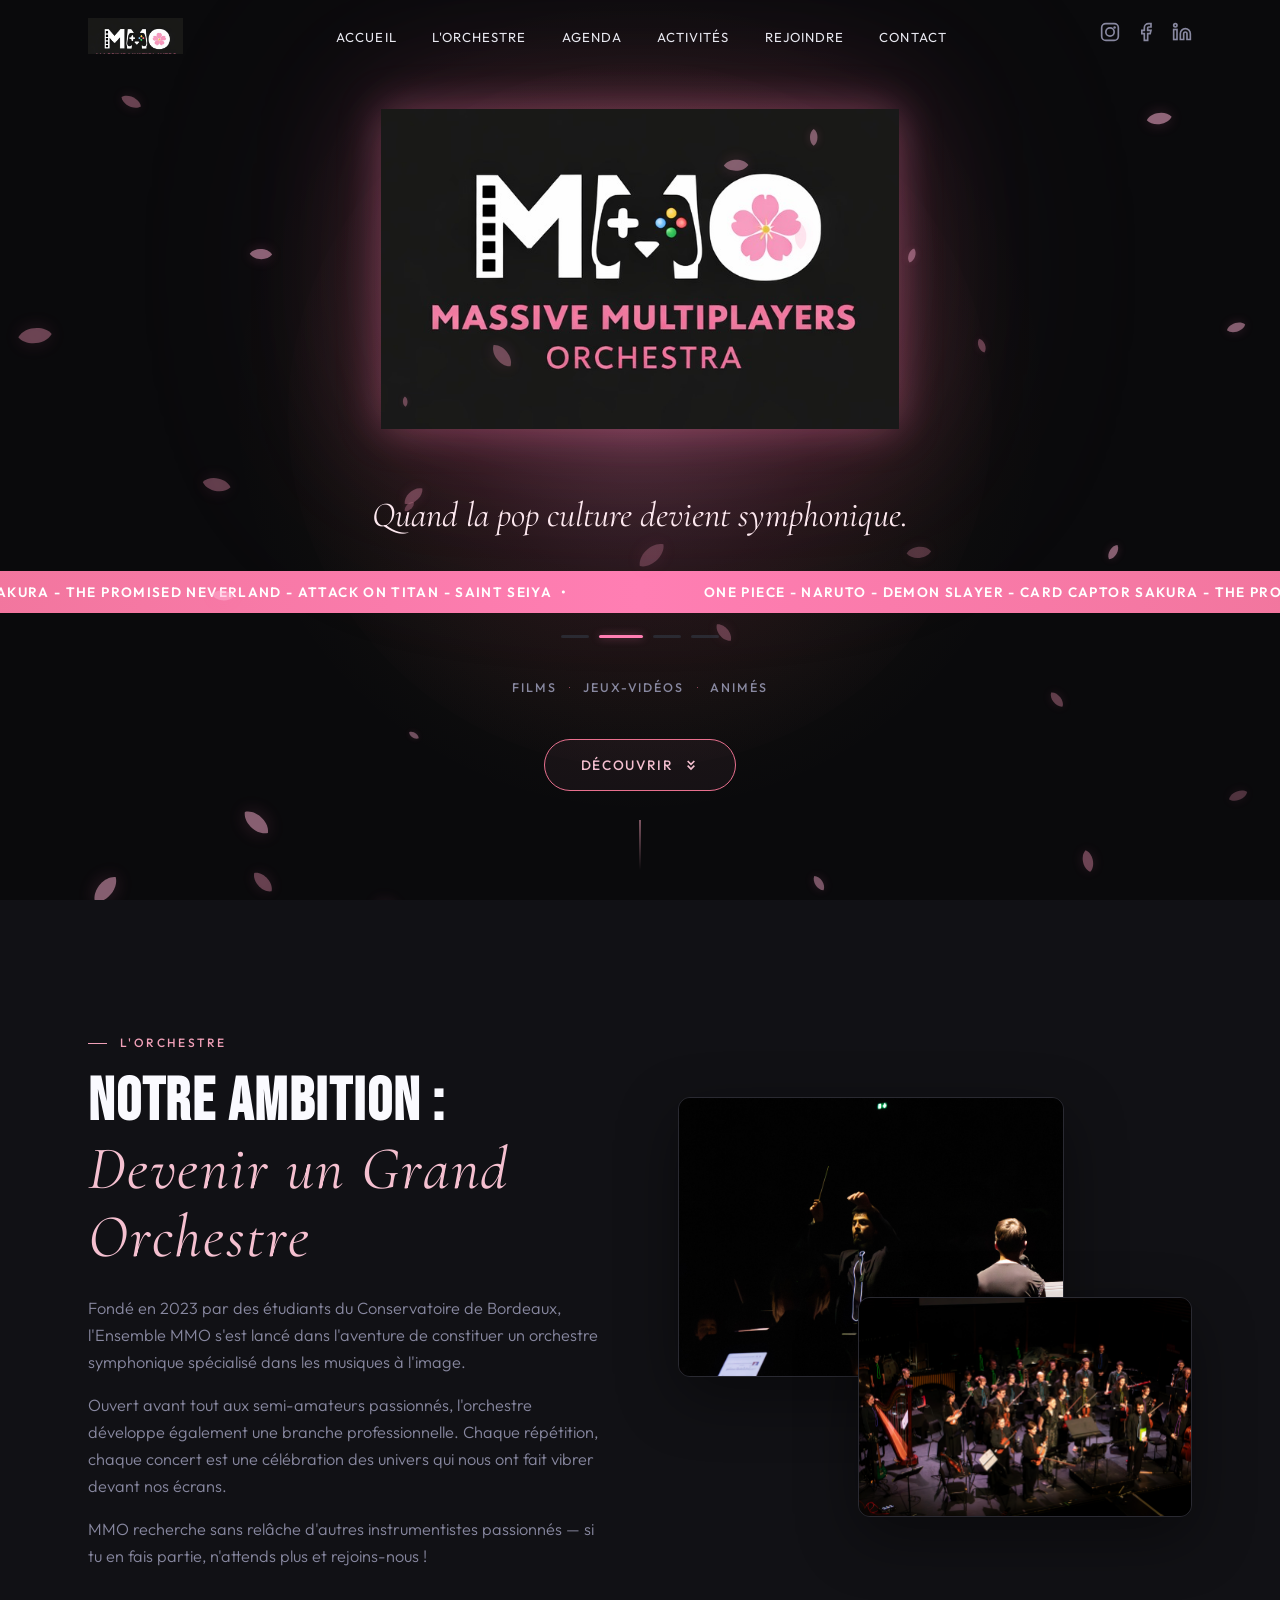
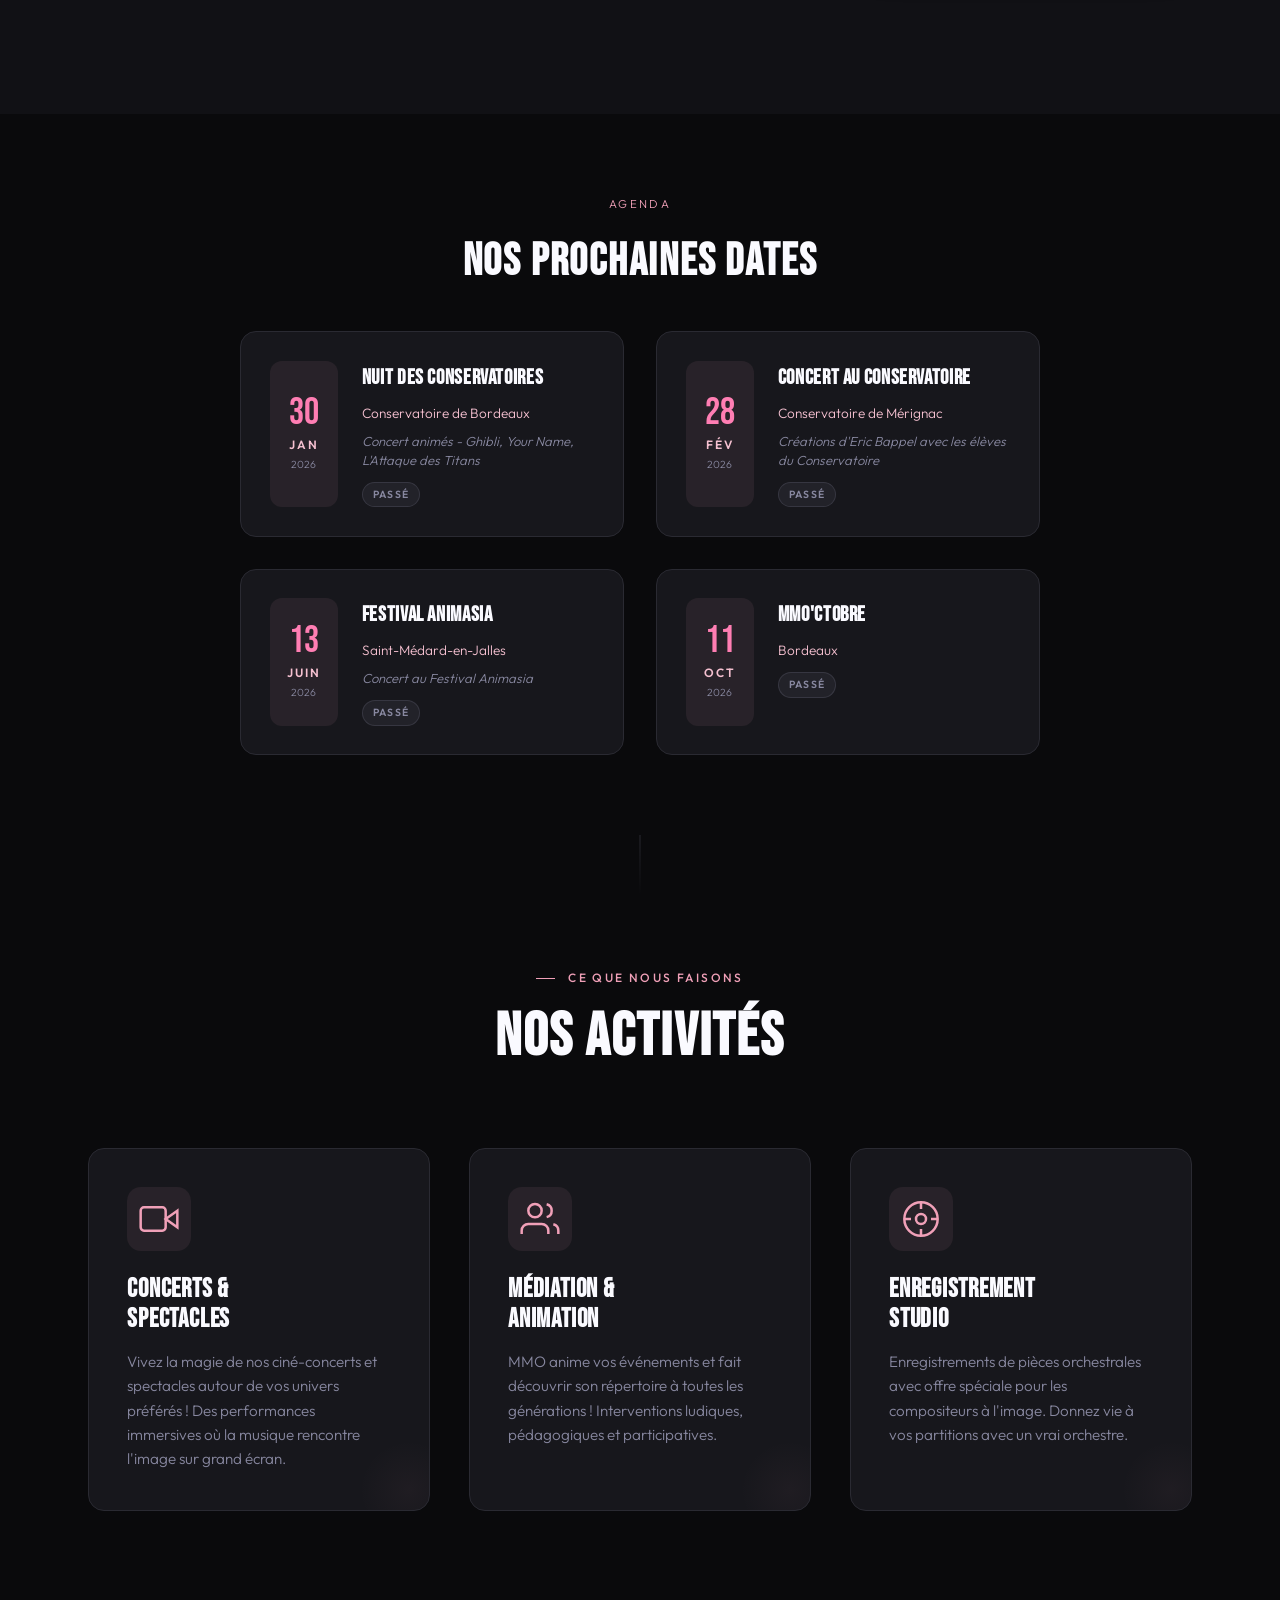
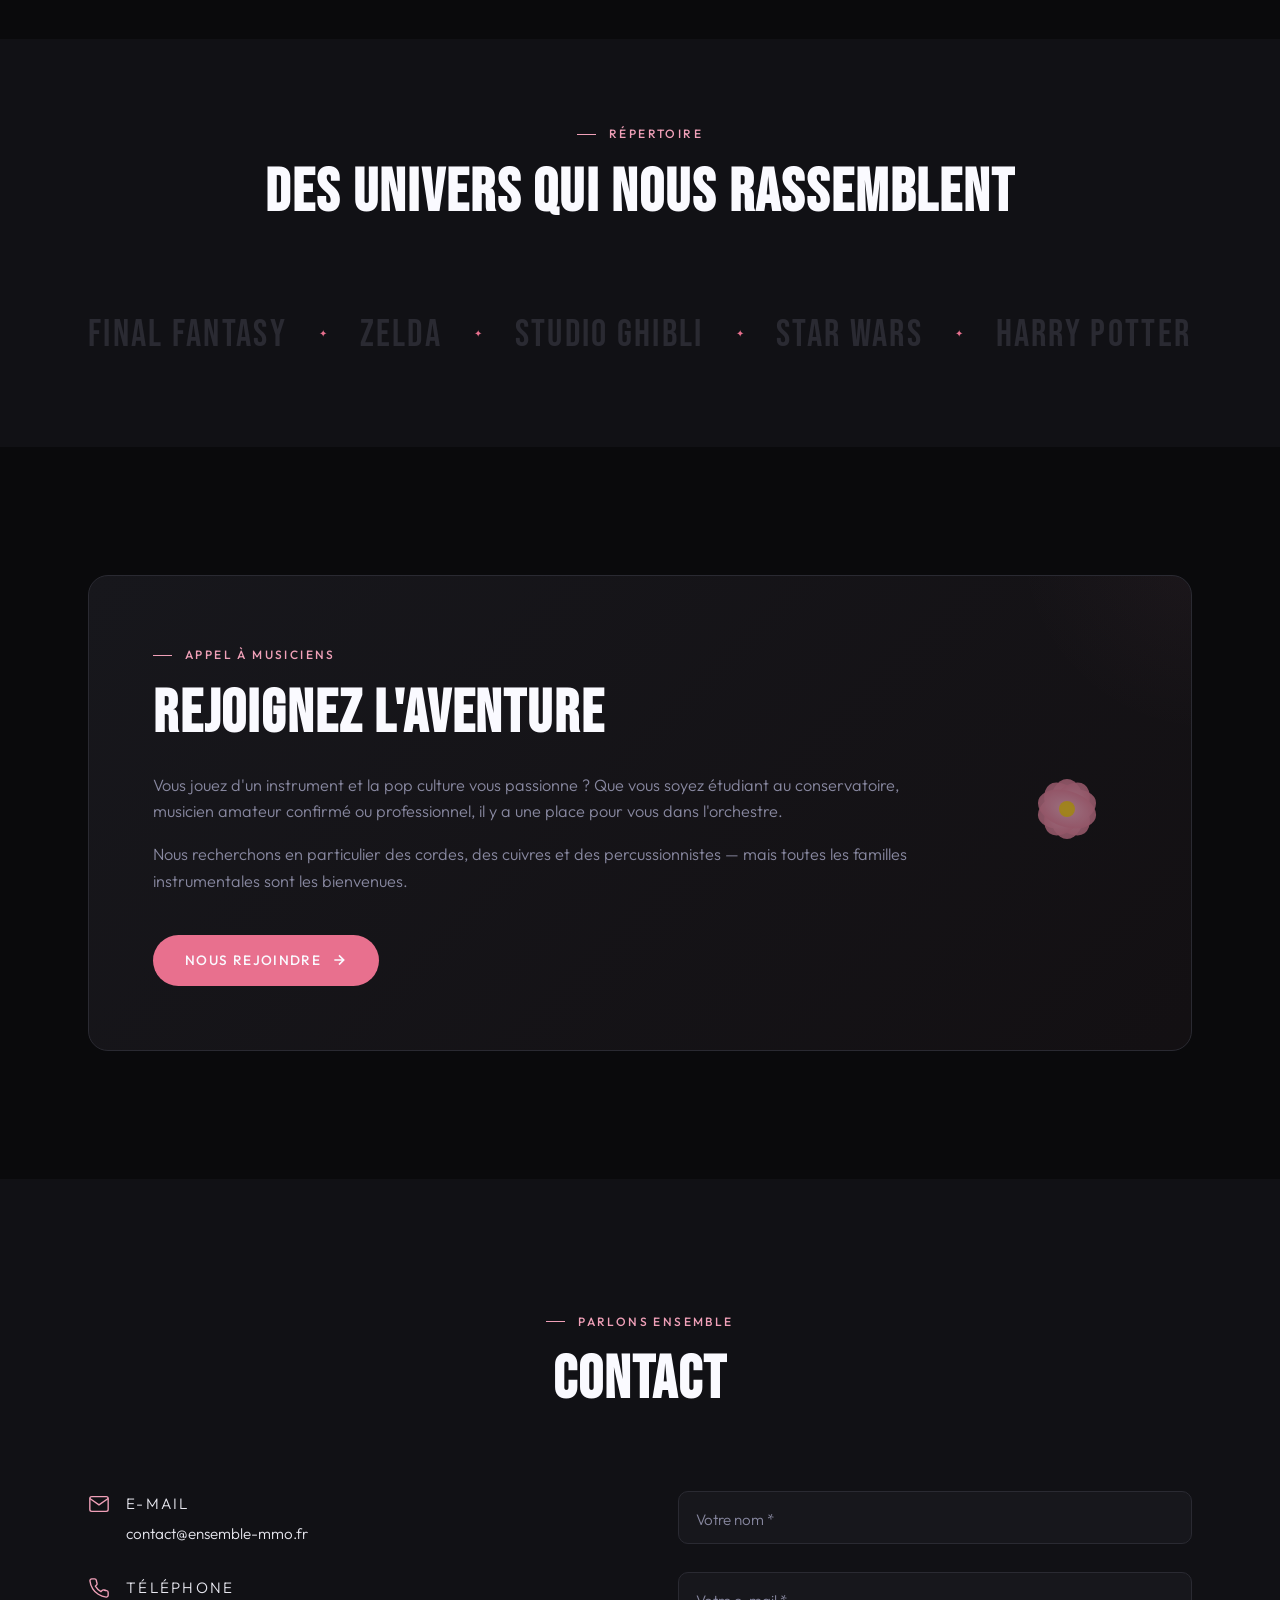
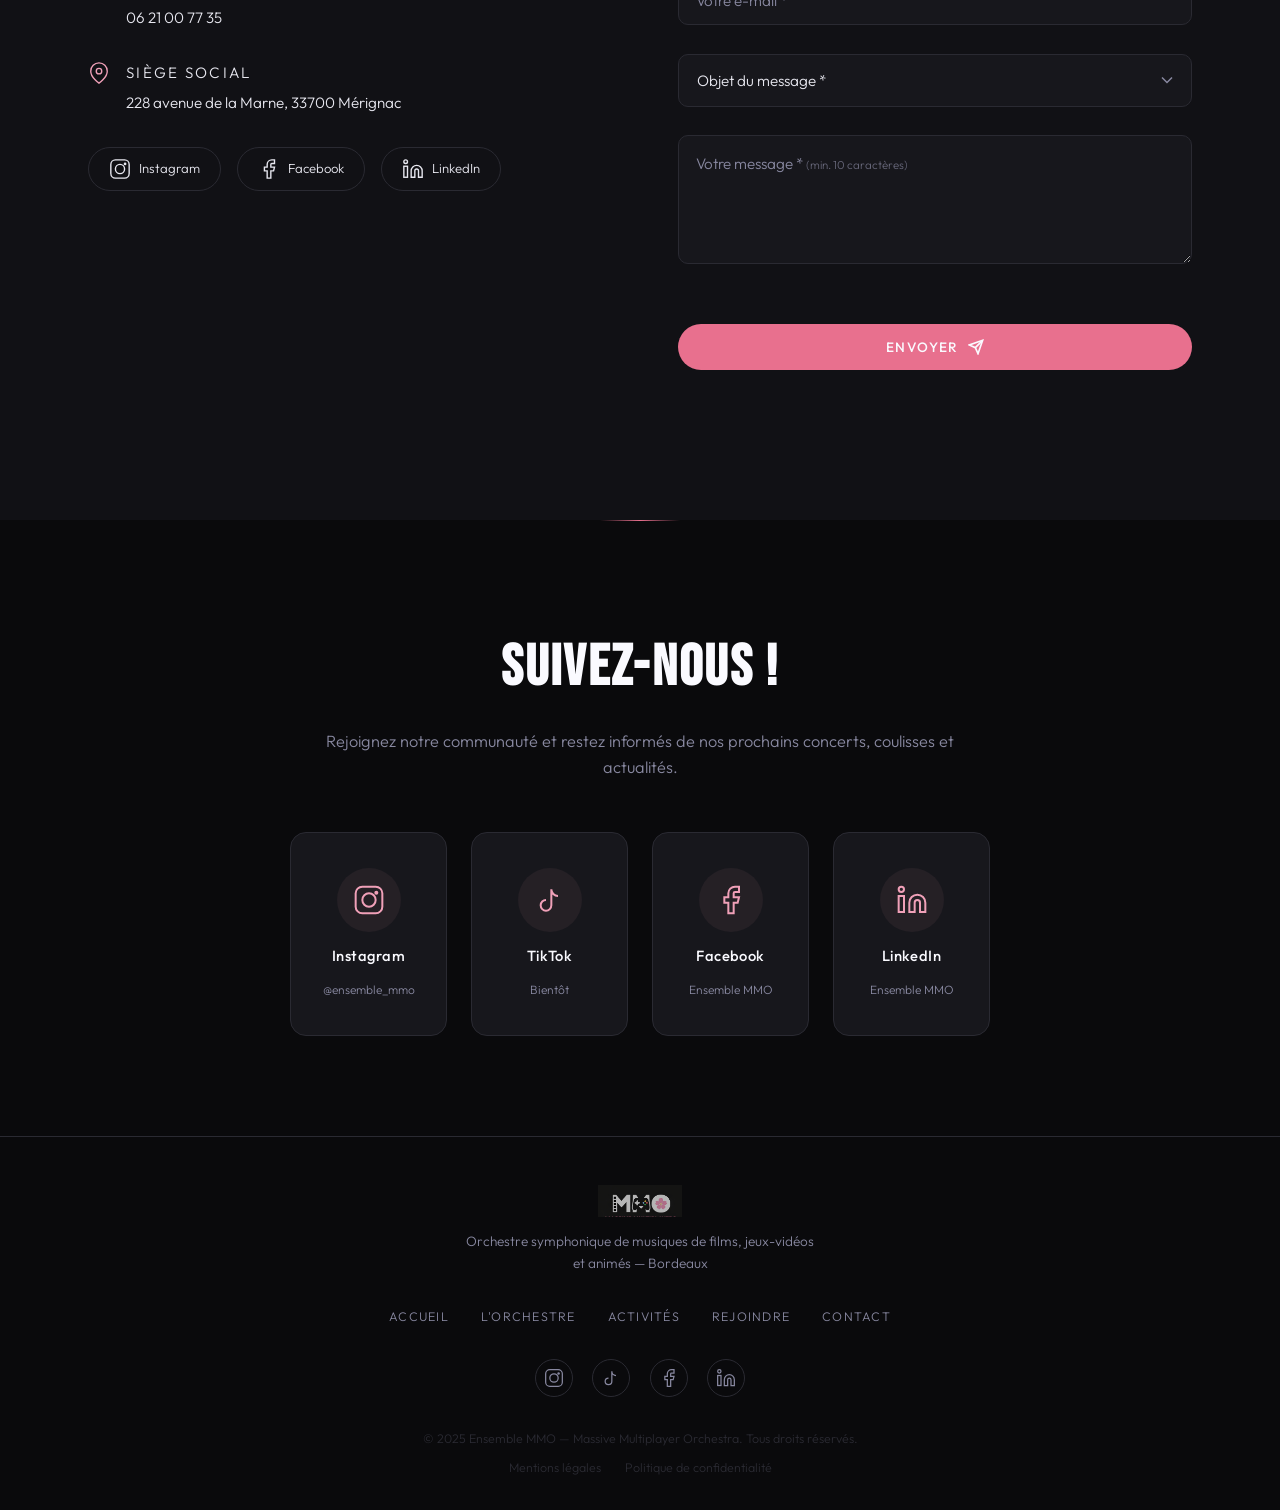
<file: index.html>
<!DOCTYPE html>
<html lang="fr">
<head>
    <meta charset="UTF-8">
    <meta name="viewport" content="width=device-width, initial-scale=1.0">
    <title>Ensemble MMO — Massive Multiplayer Orchestra</title>
    <meta name="description" content="Ensemble MMO — Orchestre symphonique spécialisé dans les musiques de films, jeux-vidéos et animés. Ciné-concerts immersifs à Bordeaux.">
    <meta property="og:title" content="Ensemble MMO — Massive Multiplayer Orchestra">
    <meta property="og:description" content="Les mondes de l'écran, la puissance du live. Orchestre symphonique de musiques de films, jeux-vidéos et animés.">
    <meta property="og:type" content="website">
    <meta property="og:image" content="img/logo-main.png">
    <link rel="icon" type="image/png" href="img/logo-white.png">
    <link rel="preconnect" href="https://fonts.googleapis.com">
    <link rel="preconnect" href="https://fonts.gstatic.com" crossorigin>
    <link href="https://fonts.googleapis.com/css2?family=Bebas+Neue&family=Cormorant+Garamond:ital,wght@0,400;0,600;1,400&family=Outfit:wght@300;400;500;600&display=swap" rel="stylesheet">
    <link rel="stylesheet" href="css/style.css">
<style>
    .bknews{background:linear-gradient(90deg,#E8708E,#FF7EB3,#E8708E);padding:10px 0;overflow:hidden;z-index:10;position:relative}
    .bknews-track{display:flex;white-space:nowrap;animation:bkscroll 18s linear infinite;width:max-content}
    .bknews-track span{font-family:'Outfit',sans-serif;font-weight:600;font-size:.85rem;letter-spacing:.1em;text-transform:uppercase;color:#fff;padding:0 2rem}
    @keyframes bkscroll{0%{transform:translateX(0)}100%{transform:translateX(-50%)}}
.sagenda{background:#0a0a0c;padding:80px 0}
    .sagenda .container{max-width:1200px;margin:0 auto;padding:0 clamp(20px,4vw,40px)}
    .sagenda .stitle{font-family:'Bebas Neue',sans-serif;font-size:2.8rem;color:#fafaff;text-align:center;margin-bottom:2rem;letter-spacing:.04em}
    .sagenda .slabel{display:block;text-align:center;font-family:'Outfit',sans-serif;font-size:.72rem;letter-spacing:.2em;text-transform:uppercase;color:#F0A0B8;margin-bottom:.8rem}
    .agrid{display:grid;grid-template-columns:1fr 1fr;gap:2rem;max-width:800px;margin:0 auto}
    .acard{background:#17171c;border:1px solid #2a2a32;border-radius:16px;padding:1.8rem;display:flex;gap:1.5rem;transition:all .4s ease}
    .acard:hover{transform:translateY(-4px);border-color:rgba(240,160,184,.25);box-shadow:0 16px 50px rgba(0,0,0,.3)}
    .acard.next{border-color:rgba(232,112,142,.3);background:linear-gradient(135deg,#17171c,rgba(232,112,142,.06))}
    .adbox{display:flex;flex-direction:column;align-items:center;justify-content:center;min-width:68px;padding:10px 6px;background:rgba(240,160,184,.08);border-radius:12px}
    .adday{font-family:'Bebas Neue',sans-serif;font-size:2.4rem;color:#FF7EB3;line-height:1}
    .admon{font-family:'Outfit',sans-serif;font-weight:600;font-size:.75rem;letter-spacing:.15em;text-transform:uppercase;color:#F5C0D0;margin-top:2px}
    .adyr{font-size:.65rem;color:#8888a0;margin-top:2px}
    .adets{flex:1}
    .adets h3{font-family:'Bebas Neue',sans-serif;font-size:1.3rem;color:#fafaff;margin:0 0 .4rem 0;letter-spacing:.03em}
    .adets .loc{font-size:.85rem;color:#F5C0D0;margin:0 0 .5rem 0}
    .adets .note{font-size:.82rem;color:#8888a0;font-style:italic;margin:0 0 .6rem 0;line-height:1.4}
    .abadge{display:inline-block;font-size:.65rem;font-weight:600;letter-spacing:.12em;text-transform:uppercase;padding:3px 10px;border-radius:20px}
    .abadge.bnext{background:rgba(232,112,142,.15);color:#FF7EB3;border:1px solid rgba(232,112,142,.3)}
    .abadge.bpast{background:rgba(136,136,160,.1);color:#8888a0;border:1px solid rgba(136,136,160,.2)}
    @media(max-width:968px){.agrid{grid-template-columns:1fr;max-width:450px}}
    @media(max-width:768px){.acard{flex-direction:column;gap:1rem;text-align:center}.adbox{flex-direction:row;gap:8px;min-width:auto;padding:8px 16px}}
.popup-overlay{position:fixed;top:0;left:0;width:100%;height:100%;background:rgba(0,0,0,.7);z-index:9999;opacity:0;pointer-events:none}
    .popup-overlay.active{opacity:1;pointer-events:auto;display:flex;align-items:center;justify-content:center}
    .popup-box{background:#17171c;border:1px solid rgba(232,112,142,.3);border-radius:16px;padding:2.5rem;max-width:550px;width:90%;position:relative}
    .popup-box h3{font-family:'Bebas Neue',sans-serif;font-size:1.8rem;color:#FF7EB3;margin:0 0 .8rem 0;letter-spacing:.03em}
    .popup-box p{font-size:.92rem;color:#c8c8d0;line-height:1.6;margin:0}
    .popup-close{position:absolute;top:12px;right:16px;background:none;border:none;color:#8888a0;font-size:1.5rem;cursor:pointer}
    .popup-close:hover{color:#fff}
    .abadge.bnext{cursor:pointer}
    

    .aphoto{width:100%;max-height:220px;object-fit:cover;border-radius:12px;margin-top:.8rem;display:block}
</style>
</head>
<body>

    <!-- Pétales de sakura -->
    <canvas id="sakura-canvas"></canvas>

    <!-- ═══════════════════════════════════════
         NAVIGATION
         ═══════════════════════════════════════ -->
    <nav class="main-nav" id="mainNav">
        <div class="nav-inner">
            <a href="#accueil" class="nav-logo">
                <img src="img/logo-white.png" alt="Ensemble MMO" id="navLogo">
            </a>
            <button class="nav-toggle" id="navToggle" aria-label="Ouvrir le menu">
                <span></span><span></span><span></span>
            </button>
            <ul class="nav-links" id="navLinks">
                <li><a href="#accueil">Accueil</a></li>
                <li><a href="#apropos">L'Orchestre</a></li>
		<li><a href="#agenda">Agenda</a></li>
                <li><a href="#activites">Activités</a></li>
                <li><a href="#rejoindre">Rejoindre</a></li>
                <li><a href="#contact">Contact</a></li>
            </ul>
            <div class="nav-socials">
                <a href="https://www.instagram.com/ensemble_mmo?igsh=MXUwczJkYTh4NmRueQ==" target="_blank" rel="noopener" aria-label="Instagram">
                    <svg width="20" height="20" viewBox="0 0 24 24" fill="none" stroke="currentColor" stroke-width="2"><rect x="2" y="2" width="20" height="20" rx="5"/><circle cx="12" cy="12" r="5"/><circle cx="17.5" cy="6.5" r="1.5" fill="currentColor" stroke="none"/></svg>
                </a>
                <a href="https://www.facebook.com/share/18JS52mdJB/" target="_blank" rel="noopener" aria-label="Facebook">
                    <svg width="20" height="20" viewBox="0 0 24 24" fill="none" stroke="currentColor" stroke-width="2"><path d="M18 2h-3a5 5 0 0 0-5 5v3H7v4h3v8h4v-8h3l1-4h-4V7a1 1 0 0 1 1-1h3z"/></svg>
                </a>
                <a href="https://www.linkedin.com/company/111716312/" target="_blank" rel="noopener" aria-label="LinkedIn">
                    <svg width="20" height="20" viewBox="0 0 24 24" fill="none" stroke="currentColor" stroke-width="2"><path d="M16 8a6 6 0 0 1 6 6v7h-4v-7a2 2 0 0 0-2-2 2 2 0 0 0-2 2v7h-4v-7a6 6 0 0 1 6-6z"/><rect x="2" y="9" width="4" height="12"/><circle cx="4" cy="4" r="2"/></svg>
                </a>
            </div>
        </div>
    </nav>


    <!-- ═══════════════════════════════════════
         HERO — VIDÉO + LOGO PLEIN ÉCRAN + CARROUSEL
         ═══════════════════════════════════════ -->
    <section class="hero" id="accueil">
        <div class="hero-video-wrapper">
            <video class="hero-video" id="heroVideo" autoplay muted loop playsinline poster="img/hero-poster.jpg">
                <!-- <source src="video/concert.mp4" type="video/mp4"> -->
            </video>
            <div class="hero-video-overlay"></div>
        </div>

        <!-- Halo lumineux néon derrière le logo -->
        <div class="hero-neon-glow"></div>
        <div class="hero-neon-glow hero-neon-glow--secondary"></div>

        <div class="hero-content">
            <div class="hero-logo-wrapper" data-reveal>
                <img src="img/logo-dark.png" alt="Massive Multiplayer Orchestra" class="hero-logo">
            </div>

            <!-- Carrousel des phrases d'accroche — zone élargie pleine largeur -->
            <div class="hero-tagline-carousel" data-reveal data-delay="400">
                <div class="carousel-track" id="carouselTrack">
                    <p class="carousel-slide active">Les mondes de l'écran, la puissance du live.</p>
                    <p class="carousel-slide">Quand la pop culture devient symphonique.</p>
                    <p class="carousel-slide">Un orchestre, des univers cultes, une expérience immersive.</p>
                    <p class="carousel-slide">Des ciné-concerts qui fédèrent : émotion, exigence, convivialité.</p>
                </div>

<div class="bknews"><div class="bknews-track"><span><span>ONE PIECE - NARUTO - DEMON SLAYER - CARD CAPTOR SAKURA - THE PROMISED NEVERLAND - ATTACK ON TITAN - SAINT SEIYA<span>PROCHAIN CONCERT LE 13 JUIN 2026 - A ST MEDARD * </span><span>FESTIVAL ANIMASIA - LE 13 JUIN 2026 * </span><span>PROCHAIN CONCERT LE 13 JUIN 2026 A SAINT MEDARD  * </span></div></div>
                <div class="carousel-indicators">
                    <button class="carousel-dot active" data-slide="0" aria-label="Phrase 1"></button>
                    <button class="carousel-dot" data-slide="1" aria-label="Phrase 2"></button>
                    <button class="carousel-dot" data-slide="2" aria-label="Phrase 3"></button>
                    <button class="carousel-dot" data-slide="3" aria-label="Phrase 4"></button>
                </div>
            </div>

            <div class="hero-subtitle" data-reveal data-delay="700">
                <span class="hero-badge">Films</span>
                <span class="hero-badge-sep">·</span>
                <span class="hero-badge">Jeux-Vidéos</span>
                <span class="hero-badge-sep">·</span>
                <span class="hero-badge">Animés</span>
            </div>

            <a href="#activites" class="hero-cta" data-reveal data-delay="900">
                Découvrir
                <svg width="16" height="16" viewBox="0 0 24 24" fill="none" stroke="currentColor" stroke-width="2.5"><path d="M7 13l5 5 5-5M7 6l5 5 5-5"/></svg>
            </a>
        </div>

        <div class="hero-scroll-indicator">
            <div class="scroll-line"></div>
        </div>
    </section>
	
    <!-- ═══════════════════════════════════════
         À PROPOS
         ═══════════════════════════════════════ -->
    <section class="section section-about" id="apropos">
        <div class="container">
            <div class="section-grid">
                <div class="section-text" data-reveal>
                    <span class="section-label">L'Orchestre</span>
                    <h2 class="section-title">Notre ambition :<br><em>Devenir un Grand Orchestre</em></h2>
                    <p>Fondé en 2023 par des étudiants du Conservatoire de Bordeaux, l'Ensemble MMO s'est lancé dans l'aventure de constituer un orchestre symphonique spécialisé dans les musiques à l'image.</p>
                    <p>Ouvert avant tout aux semi-amateurs passionnés, l'orchestre développe également une branche professionnelle. Chaque répétition, chaque concert est une célébration des univers qui nous ont fait vibrer devant nos écrans.</p>
                    <p>MMO recherche sans relâche d'autres instrumentistes passionnés — si tu en fais partie, n'attends plus et rejoins-nous !</p>
                </div>
                <div class="section-visual" data-reveal data-delay="200">
                    <div class="about-image-stack">
                       <div class="about-img-card about-img-1">
                            <img src="img/concert-chef.jpg" alt="Orchestre MMO">
                        </div>
                        <div class="about-img-card about-img-2">
                            <img src="img/concert-orchestre.jpg" alt="Chef orchestre MMO">
                        </div>
                    </div>
                </div>
            </div>
        </div>
    </section>
<section class="sagenda" id="agenda">
        <div class="container">
            <span class="slabel">Agenda</span>
            <h2 class="stitle">Nos Prochaines Dates</h2>
            <div class="agrid">
                <div class="acard">
                    <div class="adbox">
                        <span class="adday">30</span>
                        <span class="admon">JAN</span>
                        <span class="adyr">2026</span>
                    </div>
                    <div class="adets">
                        <h3>Nuit des Conservatoires</h3>
                        <p class="loc">Conservatoire de Bordeaux</p>
                        <p class="note">Concert animes - Ghibli, Your Name, L'Attaque des Titans</p>
                        <span class="abadge bpast">Passe</span>
                    </div>
                </div>
                <div class="acard next">
                    <div class="adbox">
                        <span class="adday">28</span>
                        <span class="admon">FEV</span>
                        <span class="adyr">2026</span>
                    </div>
                    <div class="adets">
                        <h3>Concert au Conservatoire</h3>
                        <p class="loc">Conservatoire de Merignac</p>
                        <p class="note">Programme a venir - Restez connectes !</p>
                        <span class="abadge bnext" onclick="document.getElementById('popupConcert').classList.add('active')">Prochain</span>
                    </div>
                </div>
            </div>
        </div>
    </section>
<div class="popup-overlay" id="popupConcert" onclick="this.classList.remove('active')">
        <div class="popup-box" onclick="event.stopPropagation()">
            <button class="popup-close" onclick="document.getElementById('popupConcert').classList.remove('active')">&times;</button>
            <h3>Concert du 28 fevrier 2026</h3>
            <p>Créations d'Eric Bappel en partenariat avec le Conservatoire de Mérignac. Découvrez (ou redécouvrez ?!) ses oeuvres originales pour piano et pour orchestre dans des arrangements originaux, interprêtés par les élèves du Conservatoire de Mérignac et accompagnés par l'ensemble MMO.</p>
        </div>
    </div>

    <!-- ═══════════════════════════════════════
         ACTIVITÉS
         ═══════════════════════════════════════ -->
    <section class="section section-activities" id="activites">
        <div class="container">
            <div class="section-header" data-reveal>
                <span class="section-label">Ce que nous faisons</span>
                <h2 class="section-title">Nos Activités</h2>
            </div>
            <div class="activities-grid">
                <article class="activity-card" data-reveal data-delay="0">
                    <div class="activity-icon">
                        <svg width="40" height="40" viewBox="0 0 24 24" fill="none" stroke="currentColor" stroke-width="1.5"><polygon points="23 7 16 12 23 17 23 7"/><rect x="1" y="5" width="15" height="14" rx="2"/></svg>
                    </div>
                    <h3>Concerts &amp;<br>Spectacles</h3>
                    <p>Vivez la magie de nos ciné-concerts et spectacles autour de vos univers préférés ! Des performances immersives où la musique rencontre l'image sur grand écran.</p>
                    <div class="activity-decoration"></div>
                </article>
                <article class="activity-card" data-reveal data-delay="150">
                    <div class="activity-icon">
                        <svg width="40" height="40" viewBox="0 0 24 24" fill="none" stroke="currentColor" stroke-width="1.5"><path d="M17 21v-2a4 4 0 0 0-4-4H5a4 4 0 0 0-4 4v2"/><circle cx="9" cy="7" r="4"/><path d="M23 21v-2a4 4 0 0 0-3-3.87"/><path d="M16 3.13a4 4 0 0 1 0 7.75"/></svg>
                    </div>
                    <h3>Médiation &amp;<br>Animation</h3>
                    <p>MMO anime vos événements et fait découvrir son répertoire à toutes les générations ! Interventions ludiques, pédagogiques et participatives.</p>
                    <div class="activity-decoration"></div>
                </article>
                <article class="activity-card" data-reveal data-delay="300">
                    <div class="activity-icon">
                        <svg width="40" height="40" viewBox="0 0 24 24" fill="none" stroke="currentColor" stroke-width="1.5"><circle cx="12" cy="12" r="10"/><circle cx="12" cy="12" r="3"/><line x1="12" y1="2" x2="12" y2="6"/><line x1="12" y1="18" x2="12" y2="22"/><line x1="2" y1="12" x2="6" y2="12"/><line x1="18" y1="12" x2="22" y2="12"/></svg>
                    </div>
                    <h3>Enregistrement<br>Studio</h3>
                    <p>Enregistrements de pièces orchestrales avec offre spéciale pour les compositeurs à l'image. Donnez vie à vos partitions avec un vrai orchestre.</p>
                    <div class="activity-decoration"></div>
                </article>
            </div>
        </div>
    </section>

    <!-- ═══════════════════════════════════════
         UNIVERS / MARQUEE
         ═══════════════════════════════════════ -->
    <section class="section section-universes">
        <div class="container">
            <div class="section-header" data-reveal>
                <span class="section-label">Répertoire</span>
                <h2 class="section-title">Des univers qui nous rassemblent</h2>
            </div>
            <div class="universes-marquee" data-reveal data-delay="200">
                <div class="marquee-inner">
                    <span>Final Fantasy</span><span class="marquee-dot">✦</span>
                    <span>Zelda</span><span class="marquee-dot">✦</span>
                    <span>Studio Ghibli</span><span class="marquee-dot">✦</span>
                    <span>Star Wars</span><span class="marquee-dot">✦</span>
                    <span>Harry Potter</span><span class="marquee-dot">✦</span>
                    <span>Mario</span><span class="marquee-dot">✦</span>
                    <span>Kingdom Hearts</span><span class="marquee-dot">✦</span>
                    <span>Pokémon</span><span class="marquee-dot">✦</span>
                    <span>Naruto</span><span class="marquee-dot">✦</span>
                    <span>Interstellar</span><span class="marquee-dot">✦</span>
                    <!-- Duplication pour boucle infinie -->
                    <span>Final Fantasy</span><span class="marquee-dot">✦</span>
                    <span>Zelda</span><span class="marquee-dot">✦</span>
                    <span>Studio Ghibli</span><span class="marquee-dot">✦</span>
                    <span>Star Wars</span><span class="marquee-dot">✦</span>
                    <span>Harry Potter</span><span class="marquee-dot">✦</span>
                    <span>Mario</span><span class="marquee-dot">✦</span>
                    <span>Kingdom Hearts</span><span class="marquee-dot">✦</span>
                    <span>Pokémon</span><span class="marquee-dot">✦</span>
                    <span>Naruto</span><span class="marquee-dot">✦</span>
                    <span>Interstellar</span><span class="marquee-dot">✦</span>
                </div>
            </div>
        </div>
    </section>

    <!-- ═══════════════════════════════════════
         REJOINDRE
         ═══════════════════════════════════════ -->
    <section class="section section-join" id="rejoindre">
        <div class="container">
            <div class="join-wrapper" data-reveal>
                <div class="join-content">
                    <span class="section-label">Appel à musiciens</span>
                    <h2 class="section-title">Rejoignez l'aventure</h2>
                    <p>Vous jouez d'un instrument et la pop culture vous passionne ? Que vous soyez étudiant au conservatoire, musicien amateur confirmé ou professionnel, il y a une place pour vous dans l'orchestre.</p>
                    <p>Nous recherchons en particulier des cordes, des cuivres et des percussionnistes — mais toutes les familles instrumentales sont les bienvenues.</p>
                    <a href="#contact" class="btn btn-primary" data-prefill-subject="rejoindre">
                        Nous rejoindre
                        <svg width="16" height="16" viewBox="0 0 24 24" fill="none" stroke="currentColor" stroke-width="2.5"><path d="M5 12h14M12 5l7 7-7 7"/></svg>
                    </a>
                </div>
                <div class="join-visual">
                    <div class="join-sakura">
                        <svg viewBox="0 0 120 120" width="120" height="120">
                            <defs><radialGradient id="petalGrad" cx="50%" cy="50%"><stop offset="0%" stop-color="#F5B0C8"/><stop offset="100%" stop-color="#E8839E"/></radialGradient></defs>
                            <g transform="translate(60,60)">
                                <ellipse rx="18" ry="30" fill="url(#petalGrad)" opacity="0.9" transform="rotate(0)"/>
                                <ellipse rx="18" ry="30" fill="url(#petalGrad)" opacity="0.9" transform="rotate(72)"/>
                                <ellipse rx="18" ry="30" fill="url(#petalGrad)" opacity="0.9" transform="rotate(144)"/>
                                <ellipse rx="18" ry="30" fill="url(#petalGrad)" opacity="0.9" transform="rotate(216)"/>
                                <ellipse rx="18" ry="30" fill="url(#petalGrad)" opacity="0.9" transform="rotate(288)"/>
                                <circle r="8" fill="#FFD700" opacity="0.8"/>
                            </g>
                        </svg>
                    </div>
                </div>
            </div>
        </div>
    </section>

    <!-- ═══════════════════════════════════════
         CONTACT
         ═══════════════════════════════════════ -->
    <section class="section section-contact" id="contact">
        <div class="container">
            <div class="section-header" data-reveal>
                <span class="section-label">Parlons ensemble</span>
                <h2 class="section-title">Contact</h2>
            </div>
            <div class="contact-grid" data-reveal data-delay="200">
                <div class="contact-info">
                    <div class="contact-item">
                        <svg width="22" height="22" viewBox="0 0 24 24" fill="none" stroke="currentColor" stroke-width="1.5"><path d="M4 4h16c1.1 0 2 .9 2 2v12c0 1.1-.9 2-2 2H4c-1.1 0-2-.9-2-2V6c0-1.1.9-2 2-2z"/><polyline points="22,6 12,13 2,6"/></svg>
                        <div><span class="contact-label">E-mail</span><a href="mailto:contact@ensemble-mmo.fr">contact@ensemble-mmo.fr</a></div>
                    </div>
                    <div class="contact-item">
                        <svg width="22" height="22" viewBox="0 0 24 24" fill="none" stroke="currentColor" stroke-width="1.5"><path d="M22 16.92v3a2 2 0 0 1-2.18 2 19.79 19.79 0 0 1-8.63-3.07 19.5 19.5 0 0 1-6-6 19.79 19.79 0 0 1-3.07-8.67A2 2 0 0 1 4.11 2h3a2 2 0 0 1 2 1.72 12.84 12.84 0 0 0 .7 2.81 2 2 0 0 1-.45 2.11L8.09 9.91a16 16 0 0 0 6 6l1.27-1.27a2 2 0 0 1 2.11-.45 12.84 12.84 0 0 0 2.81.7A2 2 0 0 1 22 16.92z"/></svg>
                        <div><span class="contact-label">Téléphone</span><a href="tel:+33621007735">06 21 00 77 35</a></div>
                    </div>
                    <div class="contact-item">
                        <svg width="22" height="22" viewBox="0 0 24 24" fill="none" stroke="currentColor" stroke-width="1.5"><path d="M21 10c0 7-9 13-9 13s-9-6-9-13a9 9 0 0 1 18 0z"/><circle cx="12" cy="10" r="3"/></svg>
                        <div><span class="contact-label">Siège social</span><span>228 avenue de la Marne, 33700 Mérignac</span></div>
                    </div>
                    <div class="contact-socials">
                        <a href="https://www.instagram.com/ensemble_mmo?igsh=MXUwczJkYTh4NmRueQ==" target="_blank" rel="noopener" class="social-btn">
                            <svg width="22" height="22" viewBox="0 0 24 24" fill="none" stroke="currentColor" stroke-width="1.5"><rect x="2" y="2" width="20" height="20" rx="5"/><circle cx="12" cy="12" r="5"/><circle cx="17.5" cy="6.5" r="1.5" fill="currentColor" stroke="none"/></svg>
                            Instagram
                        </a>
                        <a href="https://www.facebook.com/share/18JS52mdJB/" target="_blank" rel="noopener" class="social-btn">
                            <svg width="22" height="22" viewBox="0 0 24 24" fill="none" stroke="currentColor" stroke-width="1.5"><path d="M18 2h-3a5 5 0 0 0-5 5v3H7v4h3v8h4v-8h3l1-4h-4V7a1 1 0 0 1 1-1h3z"/></svg>
                            Facebook
                        </a>
                        <a href="https://www.linkedin.com/company/111716312/" target="_blank" rel="noopener" class="social-btn">
                            <svg width="22" height="22" viewBox="0 0 24 24" fill="none" stroke="currentColor" stroke-width="1.5"><path d="M16 8a6 6 0 0 1 6 6v7h-4v-7a2 2 0 0 0-2-2 2 2 0 0 0-2 2v7h-4v-7a6 6 0 0 1 6-6z"/><rect x="2" y="9" width="4" height="12"/><circle cx="4" cy="4" r="2"/></svg>
                            LinkedIn
                        </a>
                    </div>
                </div>

                <!-- Formulaire -->
                <form class="contact-form" id="contactForm" novalidate>
                    <!-- Honeypot anti-bot (invisible) -->
                    <div style="position:absolute;left:-9999px;top:-9999px;" aria-hidden="true">
                        <input type="text" name="website_url" id="website_url" tabindex="-1" autocomplete="off" value="">
                    </div>
                    <!-- CSRF token (injecté par JS) -->
                    <input type="hidden" name="csrf_token" id="csrfToken" value="">

                    <div class="form-group">
                        <input type="text" name="name" id="formName" required minlength="2" maxlength="100" placeholder=" " autocomplete="name">
                        <label for="formName">Votre nom *</label>
                        <span class="form-error" id="errorName"></span>
                    </div>
                    <div class="form-group">
                        <input type="email" name="email" id="formEmail" required maxlength="254" placeholder=" " autocomplete="email">
                        <label for="formEmail">Votre e-mail *</label>
                        <span class="form-error" id="errorEmail"></span>
                    </div>
                    <div class="form-group">
                        <select name="subject" id="formSubject" required>
                            <option value="" disabled selected>Objet du message *</option>
                            <option value="rejoindre">🎵 Rejoindre l'orchestre</option>
                            <option value="concert">🎬 Organiser un concert / événement</option>
                            <option value="enregistrement">🎙️ Enregistrement studio</option>
                            <option value="autre">📩 Autre demande</option>
                        </select>
                        <span class="form-error" id="errorSubject"></span>
                    </div>
                    <div class="form-group">
                        <textarea name="message" id="formMessage" rows="5" required minlength="10" maxlength="5000" placeholder=" "></textarea>
                        <label for="formMessage">Votre message * <small>(min. 10 caractères)</small></label>
                        <span class="form-error" id="errorMessage"></span>
                    </div>

                    <div class="form-footer">
                        <button type="submit" class="btn btn-primary btn-full" id="submitBtn">
                            <span class="btn-text">Envoyer</span>
                            <span class="btn-loader" style="display:none;">
                                <svg width="20" height="20" viewBox="0 0 24 24" fill="none" stroke="currentColor" stroke-width="2.5"><circle cx="12" cy="12" r="10" stroke-dasharray="30 60" stroke-linecap="round"><animateTransform attributeName="transform" type="rotate" from="0 12 12" to="360 12 12" dur="0.8s" repeatCount="indefinite"/></circle></svg>
                            </span>
                            <svg class="btn-icon" width="16" height="16" viewBox="0 0 24 24" fill="none" stroke="currentColor" stroke-width="2.5"><line x1="22" y1="2" x2="11" y2="13"/><polygon points="22 2 15 22 11 13 2 9 22 2"/></svg>
                        </button>
                    </div>

                    <!-- Message de statut -->
                    <div class="form-status" id="formStatus" role="alert"></div>
                </form>
            </div>
        </div>
    </section>

    <!-- ═══════════════════════════════════════
         SUIVEZ-NOUS — RÉSEAUX SOCIAUX
         ═══════════════════════════════════════ -->
    <section class="section section-social" id="social">
        <div class="container">
            <div class="social-wrapper" data-reveal>
                <h2 class="social-title">Suivez-nous !</h2>
                <p class="social-subtitle">Rejoignez notre communauté et restez informés de nos prochains concerts, coulisses et actualités.</p>
                <div class="social-icons-grid">
                    <a href="https://www.instagram.com/ensemble_mmo?igsh=MXUwczJkYTh4NmRueQ==" target="_blank" rel="noopener" class="social-card" aria-label="Instagram">
                        <div class="social-card-icon social-instagram">
                            <svg width="32" height="32" viewBox="0 0 24 24" fill="none" stroke="currentColor" stroke-width="1.5"><rect x="2" y="2" width="20" height="20" rx="5"/><circle cx="12" cy="12" r="5"/><circle cx="17.5" cy="6.5" r="1.5" fill="currentColor" stroke="none"/></svg>
                        </div>
                        <span class="social-card-name">Instagram</span>
                        <span class="social-card-handle">@ensemble_mmo</span>
                    </a>
                    <a href="#" target="_blank" rel="noopener" class="social-card" aria-label="TikTok">
                        <div class="social-card-icon social-tiktok">
                            <svg width="32" height="32" viewBox="0 0 24 24" fill="none" stroke="currentColor" stroke-width="1.5"><path d="M9 12a4 4 0 1 0 4 4V4a5 5 0 0 0 5 5"/></svg>
                        </div>
                        <span class="social-card-name">TikTok</span>
                        <span class="social-card-handle">Bientôt</span>
                    </a>
                    <a href="https://www.facebook.com/share/18JS52mdJB/" target="_blank" rel="noopener" class="social-card" aria-label="Facebook">
                        <div class="social-card-icon social-facebook">
                            <svg width="32" height="32" viewBox="0 0 24 24" fill="none" stroke="currentColor" stroke-width="1.5"><path d="M18 2h-3a5 5 0 0 0-5 5v3H7v4h3v8h4v-8h3l1-4h-4V7a1 1 0 0 1 1-1h3z"/></svg>
                        </div>
                        <span class="social-card-name">Facebook</span>
                        <span class="social-card-handle">Ensemble MMO</span>
                    </a>
                    <a href="https://www.linkedin.com/company/111716312/" target="_blank" rel="noopener" class="social-card" aria-label="LinkedIn">
                        <div class="social-card-icon social-linkedin">
                            <svg width="32" height="32" viewBox="0 0 24 24" fill="none" stroke="currentColor" stroke-width="1.5"><path d="M16 8a6 6 0 0 1 6 6v7h-4v-7a2 2 0 0 0-2-2 2 2 0 0 0-2 2v7h-4v-7a6 6 0 0 1 6-6z"/><rect x="2" y="9" width="4" height="12"/><circle cx="4" cy="4" r="2"/></svg>
                        </div>
                        <span class="social-card-name">LinkedIn</span>
                        <span class="social-card-handle">Ensemble MMO</span>
                    </a>
                </div>
            </div>
        </div>
    </section>

    <!-- ═══════════════════════════════════════
         FOOTER
         ═══════════════════════════════════════ -->
    <footer class="site-footer">
        <div class="container">
            <div class="footer-inner">
                <div class="footer-brand">
                    <img src="img/logo-white.png" alt="Ensemble MMO" class="footer-logo">
                    <p>Orchestre symphonique de musiques de films, jeux-vidéos et animés — Bordeaux</p>
                </div>
                <div class="footer-links">
                    <a href="#accueil">Accueil</a>
                    <a href="#apropos">L'Orchestre</a>
                    <a href="#activites">Activités</a>
                    <a href="#rejoindre">Rejoindre</a>
                    <a href="#contact">Contact</a>
                </div>
                <div class="footer-socials">
                    <a href="https://www.instagram.com/ensemble_mmo?igsh=MXUwczJkYTh4NmRueQ==" target="_blank" rel="noopener" aria-label="Instagram">
                        <svg width="20" height="20" viewBox="0 0 24 24" fill="none" stroke="currentColor" stroke-width="1.5"><rect x="2" y="2" width="20" height="20" rx="5"/><circle cx="12" cy="12" r="5"/><circle cx="17.5" cy="6.5" r="1.5" fill="currentColor" stroke="none"/></svg>
                    </a>
                    <a href="#" target="_blank" rel="noopener" aria-label="TikTok">
                        <svg width="20" height="20" viewBox="0 0 24 24" fill="none" stroke="currentColor" stroke-width="1.5"><path d="M9 12a4 4 0 1 0 4 4V4a5 5 0 0 0 5 5"/></svg>
                    </a>
                    <a href="https://www.facebook.com/share/18JS52mdJB/" target="_blank" rel="noopener" aria-label="Facebook">
                        <svg width="20" height="20" viewBox="0 0 24 24" fill="none" stroke="currentColor" stroke-width="1.5"><path d="M18 2h-3a5 5 0 0 0-5 5v3H7v4h3v8h4v-8h3l1-4h-4V7a1 1 0 0 1 1-1h3z"/></svg>
                    </a>
                    <a href="https://www.linkedin.com/company/111716312/" target="_blank" rel="noopener" aria-label="LinkedIn">
                        <svg width="20" height="20" viewBox="0 0 24 24" fill="none" stroke="currentColor" stroke-width="1.5"><path d="M16 8a6 6 0 0 1 6 6v7h-4v-7a2 2 0 0 0-2-2 2 2 0 0 0-2 2v7h-4v-7a6 6 0 0 1 6-6z"/><rect x="2" y="9" width="4" height="12"/><circle cx="4" cy="4" r="2"/></svg>
                    </a>
                </div>
                <div class="footer-legal">
                    <p>&copy; 2025 Ensemble MMO — Massive Multiplayer Orchestra. Tous droits réservés.</p>
                    <div class="footer-legal-links">
                        <a href="#">Mentions légales</a>
                        <a href="#">Politique de confidentialité</a>
                    </div>
                </div>
            </div>
        </div>
    </footer>
<script>
    document.querySelector('.abadge.bnext').addEventListener('click',function(){document.getElementById('popupConcert').classList.add('active')});
    document.querySelector('.popup-close').addEventListener('click',function(){document.getElementById('popupConcert').classList.remove('active')});
    document.getElementById('popupConcert').addEventListener('click',function(){this.classList.remove('active')});
    document.querySelector('.popup-box').addEventListener('click',function(e){e.stopPropagation()});
    </script>
    <script src="js/main.js"></script>
    <script src="js/actualites.js" defer></script>
</body>
</html>
</file>
<file: css/style.css>
/* ============================================
   ENSEMBLE MMO — FEUILLE DE STYLE COMPLÈTE
   Logo géant néon · Carrousel pleine largeur
   Sakura lumineuses · Thème cinématique sombre
   ============================================ */

:root {
    --black: #0a0a0c;
    --dark: #111115;
    --dark-surface: #17171c;
    --dark-border: #2a2a32;
    --gray: #8888a0;
    --light: #e8e8f0;
    --white: #fafaff;
    --sakura: #F0A0B8;
    --sakura-hot: #E8708E;
    --sakura-soft: #F5C0D0;
    --sakura-pale: #FDE8EF;
    --sakura-neon: #FF7EB3;
    --sakura-neon-hot: #FF4D8D;
    --gold: #D4A843;
    --success: #4CAF50;
    --error: #E85555;
    --font-display: 'Bebas Neue', sans-serif;
    --font-serif: 'Cormorant Garamond', serif;
    --font-body: 'Outfit', sans-serif;
    --nav-height: 72px;
    --ease-out-expo: cubic-bezier(0.16, 1, 0.3, 1);
}

*, *::before, *::after { margin: 0; padding: 0; box-sizing: border-box; }
html { scroll-behavior: smooth; -webkit-font-smoothing: antialiased; }
body { font-family: var(--font-body); font-weight: 300; color: var(--light); background: var(--black); line-height: 1.65; overflow-x: hidden; }
a { color: inherit; text-decoration: none; }
img { max-width: 100%; height: auto; display: block; }
::selection { background: var(--sakura-hot); color: var(--white); }

/* ─── Sakura Canvas — PLUS LUMINEUSES ─── */
#sakura-canvas { position: fixed; top: 0; left: 0; width: 100%; height: 100%; pointer-events: none; z-index: 9999; opacity: 0.65; }

.container { max-width: 1200px; margin: 0 auto; padding: 0 clamp(20px, 4vw, 48px); }
.section { padding: clamp(80px, 10vw, 140px) 0; position: relative; }

.section-label { display: inline-block; font-family: var(--font-body); font-weight: 500; font-size: 0.75rem; letter-spacing: 0.2em; text-transform: uppercase; color: var(--sakura); margin-bottom: 1rem; position: relative; padding-left: 2rem; }
.section-label::before { content: ''; position: absolute; left: 0; top: 50%; width: 1.2rem; height: 1px; background: var(--sakura); }
.section-title { font-family: var(--font-display); font-size: clamp(2.2rem, 5vw, 3.8rem); letter-spacing: 0.03em; color: var(--white); line-height: 1.1; margin-bottom: 1.5rem; }
.section-title em { font-family: var(--font-serif); font-style: italic; font-weight: 400; color: var(--sakura-soft); }
.section-header { text-align: center; margin-bottom: clamp(3rem, 6vw, 5rem); }

/* ═══ NAVIGATION ═══ */
.main-nav { position: fixed; top: 0; left: 0; width: 100%; z-index: 1000; transition: background 0.4s, box-shadow 0.4s, backdrop-filter 0.4s; }
.main-nav.scrolled { background: rgba(10,10,12,0.88); backdrop-filter: blur(20px); -webkit-backdrop-filter: blur(20px); box-shadow: 0 1px 0 rgba(240,160,184,0.08); }
.nav-inner { display: flex; align-items: center; justify-content: space-between; height: var(--nav-height); max-width: 1200px; margin: 0 auto; padding: 0 clamp(20px, 4vw, 48px); }
.nav-logo img { height: 36px; width: auto; }
.nav-links { display: flex; gap: 2.2rem; list-style: none; }
.nav-links a { font-size: 0.82rem; font-weight: 400; letter-spacing: 0.08em; text-transform: uppercase; color: var(--light); transition: color 0.3s; position: relative; }
.nav-links a::after { content: ''; position: absolute; bottom: -4px; left: 0; width: 0; height: 1px; background: var(--sakura); transition: width 0.3s var(--ease-out-expo); }
.nav-links a:hover { color: var(--sakura-soft); }
.nav-links a:hover::after { width: 100%; }
.nav-socials { display: flex; gap: 1rem; }
.nav-socials a { color: var(--gray); transition: color 0.3s; }
.nav-socials a:hover { color: var(--sakura); }
.nav-toggle { display: none; flex-direction: column; gap: 5px; background: none; border: none; cursor: pointer; padding: 4px; z-index: 1001; }
.nav-toggle span { width: 24px; height: 2px; background: var(--light); transition: transform 0.3s, opacity 0.3s; }
.nav-toggle.active span:nth-child(1) { transform: translateY(7px) rotate(45deg); }
.nav-toggle.active span:nth-child(2) { opacity: 0; }
.nav-toggle.active span:nth-child(3) { transform: translateY(-7px) rotate(-45deg); }

/* ═══ HERO — LOGO GÉANT + NÉON + CARROUSEL LARGE ═══ */
.hero { position: relative; height: 100vh; min-height: 700px; display: flex; align-items: center; justify-content: center; overflow: hidden; }
.hero-video-wrapper { position: absolute; inset: 0; z-index: 0; }
.hero-video { width: 100%; height: 100%; object-fit: cover; }
.hero-video-overlay { position: absolute; inset: 0; background: radial-gradient(ellipse at 50% 40%, rgba(10,10,12,0.15) 0%, rgba(10,10,12,0.65) 55%, rgba(10,10,12,0.95) 100%), linear-gradient(180deg, transparent 0%, rgba(10,10,12,0.3) 50%, var(--black) 100%); }
.hero-video-wrapper::before { content: ''; position: absolute; inset: 0; background: var(--dark); z-index: -1; }

/* HALO NÉON */
.hero-neon-glow { position: absolute; top: 50%; left: 50%; transform: translate(-50%, -55%); width: clamp(400px, 55vw, 750px); height: clamp(400px, 55vw, 750px); border-radius: 50%; background: radial-gradient(circle, rgba(255,126,179,0.18) 0%, rgba(255,77,141,0.08) 35%, rgba(232,112,142,0.03) 60%, transparent 75%); z-index: 1; animation: neon-pulse 4s ease-in-out infinite; pointer-events: none; }
.hero-neon-glow--secondary { width: clamp(500px, 70vw, 950px); height: clamp(500px, 70vw, 950px); background: radial-gradient(circle, rgba(240,160,184,0.06) 0%, rgba(212,168,67,0.03) 40%, transparent 65%); animation: neon-pulse-secondary 6s ease-in-out infinite; }

@keyframes neon-pulse { 0%, 100% { opacity: 0.7; transform: translate(-50%, -55%) scale(1); } 50% { opacity: 1; transform: translate(-50%, -55%) scale(1.08); } }
@keyframes neon-pulse-secondary { 0%, 100% { opacity: 0.5; transform: translate(-50%, -55%) scale(1); } 50% { opacity: 0.8; transform: translate(-50%, -55%) scale(1.05); } }

/* CONTENU HERO — PLEINE LARGEUR */
.hero-content { position: relative; z-index: 2; text-align: center; width: 100%; padding: 0 clamp(20px, 5vw, 60px); }

/* LOGO GÉANT avec lueur néon */
.hero-logo-wrapper { margin-bottom: 2rem; }
.hero-logo { height: clamp(140px, 28vw, 320px); width: auto; margin: 0 auto; filter: drop-shadow(0 0 20px rgba(255,126,179,0.35)) drop-shadow(0 0 60px rgba(255,77,141,0.2)) drop-shadow(0 0 120px rgba(240,160,184,0.1)); animation: logo-neon-breathe 3s ease-in-out infinite; }

@keyframes logo-neon-breathe {
    0%, 100% { filter: drop-shadow(0 0 15px rgba(255,126,179,0.3)) drop-shadow(0 0 50px rgba(255,77,141,0.15)) drop-shadow(0 0 100px rgba(240,160,184,0.08)); }
    50% { filter: drop-shadow(0 0 25px rgba(255,126,179,0.5)) drop-shadow(0 0 80px rgba(255,77,141,0.3)) drop-shadow(0 0 150px rgba(240,160,184,0.15)); }
}

/* CARROUSEL — PLEINE LARGEUR, HAUTEUR GÉNÉREUSE */
.hero-tagline-carousel { margin-bottom: 2.5rem; width: 100%; display: flex; flex-direction: column; align-items: center; }
.carousel-track { position: relative; width: 100%; max-width: 1060px; margin: 0 auto; min-height: 110px; display: flex; align-items: center; justify-content: center; }
.carousel-slide { position: absolute; width: 100%; font-family: var(--font-serif); font-size: clamp(1.3rem, 2.8vw, 2.2rem); font-weight: 400; font-style: italic; color: var(--sakura-pale); line-height: 1.5; text-align: center; opacity: 0; transform: translateY(20px); transition: opacity 0.7s var(--ease-out-expo), transform 0.7s var(--ease-out-expo); padding: 0 16px; }
.carousel-slide.active { opacity: 1; transform: translateY(0); }
.carousel-indicators { display: flex; gap: 10px; margin-top: 1.4rem; }
.carousel-dot { width: 28px; height: 3px; border: none; background: var(--dark-border); cursor: pointer; transition: background 0.4s, width 0.4s; border-radius: 2px; }
.carousel-dot.active { background: var(--sakura-neon); width: 44px; box-shadow: 0 0 8px rgba(255,126,179,0.4); }

.hero-subtitle { display: flex; align-items: center; justify-content: center; gap: 0.8rem; margin-bottom: 2.5rem; }
.hero-badge { font-family: var(--font-body); font-weight: 500; font-size: 0.78rem; letter-spacing: 0.15em; text-transform: uppercase; color: var(--gray); }
.hero-badge-sep { color: var(--sakura-hot); font-size: 0.5rem; }

.hero-cta { display: inline-flex; align-items: center; gap: 0.6rem; font-family: var(--font-body); font-weight: 500; font-size: 0.85rem; letter-spacing: 0.12em; text-transform: uppercase; color: var(--sakura-soft); border: 1px solid var(--sakura-hot); padding: 14px 36px; border-radius: 50px; transition: all 0.4s var(--ease-out-expo); background: rgba(240,160,184,0.05); }
.hero-cta:hover { background: var(--sakura-hot); color: var(--white); transform: translateY(-2px); box-shadow: 0 8px 30px rgba(232,112,142,0.25), 0 0 60px rgba(255,126,179,0.1); }
.hero-cta svg { animation: float-down 2s ease-in-out infinite; }
@keyframes float-down { 0%, 100% { transform: translateY(0); } 50% { transform: translateY(4px); } }

.hero-scroll-indicator { position: absolute; bottom: 30px; left: 50%; transform: translateX(-50%); z-index: 2; }
.scroll-line { width: 1px; height: 50px; background: linear-gradient(180deg, var(--sakura), transparent); animation: scroll-pulse 2s ease-in-out infinite; }
@keyframes scroll-pulse { 0%, 100% { opacity: 0.4; transform: scaleY(0.6); transform-origin: top; } 50% { opacity: 1; transform: scaleY(1); } }

/* ═══ ABOUT ═══ */
.section-about { background: var(--dark); }
.section-grid { display: grid; grid-template-columns: 1fr 1fr; gap: clamp(3rem, 6vw, 6rem); align-items: center; }
.section-text p { color: var(--gray); margin-bottom: 1rem; font-size: 1.02rem; }
.about-image-stack { position: relative; height: 420px; }
.about-img-card { position: absolute; border-radius: 12px; overflow: hidden; box-shadow: 0 20px 60px rgba(0,0,0,0.4); }
.about-img-1 { width: 75%; height: 280px; top: 0; left: 0; background: var(--dark-surface); border: 1px solid var(--dark-border); }
.about-img-2 { width: 65%; height: 220px; bottom: 0; right: 0; background: var(--dark-surface); border: 1px solid var(--dark-border); }
.about-img-card img { width: 100%; height: 100%; object-fit: cover; }
.img-placeholder { display: flex; flex-direction: column; align-items: center; justify-content: center; height: 100%; gap: 12px; color: var(--dark-border); }
.img-placeholder span { font-size: 0.75rem; letter-spacing: 0.1em; text-transform: uppercase; }

/* ═══ ACTIVITIES ═══ */
.section-activities { background: var(--black); position: relative; }
.section-activities::before { content: ''; position: absolute; top: 0; left: 50%; transform: translateX(-50%); width: 1px; height: 60px; background: linear-gradient(180deg, var(--dark-border), transparent); }
.activities-grid { display: grid; grid-template-columns: repeat(3, 1fr); gap: clamp(1.5rem, 3vw, 2.5rem); }
.activity-card { position: relative; padding: clamp(2rem, 3vw, 2.8rem); background: var(--dark-surface); border: 1px solid var(--dark-border); border-radius: 16px; transition: transform 0.5s var(--ease-out-expo), border-color 0.4s, box-shadow 0.4s; overflow: hidden; }
.activity-card:hover { transform: translateY(-6px); border-color: rgba(240,160,184,0.2); box-shadow: 0 20px 60px rgba(240,160,184,0.06); }
.activity-icon { width: 64px; height: 64px; display: flex; align-items: center; justify-content: center; border-radius: 14px; background: rgba(240,160,184,0.08); color: var(--sakura); margin-bottom: 1.5rem; }
.activity-card h3 { font-family: var(--font-display); font-size: 1.6rem; letter-spacing: 0.03em; color: var(--white); margin-bottom: 1rem; line-height: 1.15; }
.activity-card p { color: var(--gray); font-size: 0.95rem; line-height: 1.6; }
.activity-decoration { position: absolute; bottom: -30px; right: -30px; width: 100px; height: 100px; border-radius: 50%; background: radial-gradient(circle, rgba(240,160,184,0.04) 0%, transparent 70%); pointer-events: none; }

/* ═══ MARQUEE ═══ */
.section-universes { background: var(--dark); padding: clamp(50px, 7vw, 80px) 0; overflow: hidden; }
.universes-marquee { overflow: hidden; margin-top: 1rem; }
.marquee-inner { display: flex; align-items: center; gap: 2rem; white-space: nowrap; animation: marquee-scroll 30s linear infinite; width: max-content; }
.marquee-inner span { font-family: var(--font-display); font-size: clamp(1.5rem, 3vw, 2.4rem); letter-spacing: 0.06em; color: var(--dark-border); transition: color 0.3s; }
.marquee-inner span:not(.marquee-dot):hover { color: var(--sakura-soft); }
.marquee-dot { font-size: 0.6rem !important; color: var(--sakura-hot) !important; }
@keyframes marquee-scroll { 0% { transform: translateX(0); } 100% { transform: translateX(-50%); } }

/* ═══ JOIN ═══ */
.section-join { background: var(--black); }
.join-wrapper { display: grid; grid-template-columns: 1fr auto; gap: 4rem; align-items: center; padding: clamp(2.5rem, 5vw, 4rem); background: linear-gradient(135deg, var(--dark-surface) 0%, rgba(240,160,184,0.04) 100%); border: 1px solid var(--dark-border); border-radius: 20px; position: relative; overflow: hidden; }
.join-wrapper::before { content: ''; position: absolute; top: -50%; right: -20%; width: 400px; height: 400px; border-radius: 50%; background: radial-gradient(circle, rgba(240,160,184,0.04) 0%, transparent 70%); pointer-events: none; }
.join-content p { color: var(--gray); font-size: 1.02rem; margin-bottom: 1rem; }
.join-visual { display: flex; align-items: center; justify-content: center; }
.join-sakura svg { animation: sakura-rotate 20s linear infinite; opacity: 0.6; }
@keyframes sakura-rotate { 0% { transform: rotate(0deg); } 100% { transform: rotate(360deg); } }

.btn { display: inline-flex; align-items: center; gap: 0.6rem; font-family: var(--font-body); font-weight: 500; font-size: 0.85rem; letter-spacing: 0.1em; text-transform: uppercase; padding: 14px 32px; border: none; border-radius: 50px; cursor: pointer; transition: all 0.4s var(--ease-out-expo); }
.btn-primary { background: var(--sakura-hot); color: var(--white); margin-top: 1.5rem; }
.btn-primary:hover { background: var(--sakura); transform: translateY(-2px); box-shadow: 0 8px 30px rgba(232,112,142,0.3); }
.btn-primary:disabled { opacity: 0.6; cursor: not-allowed; transform: none; box-shadow: none; }
.btn-full { width: 100%; justify-content: center; }

/* ═══ CONTACT ═══ */
.section-contact { background: var(--dark); }
.contact-grid { display: grid; grid-template-columns: 1fr 1fr; gap: clamp(3rem, 6vw, 5rem); }
.contact-item { display: flex; align-items: flex-start; gap: 1rem; margin-bottom: 1.8rem; }
.contact-item svg { color: var(--sakura); flex-shrink: 0; margin-top: 2px; }
.contact-label { display: block; font-size: 0.72rem; letter-spacing: 0.15em; text-transform: uppercase; color: var(--gray); margin-bottom: 4px; }
.contact-item a, .contact-item span { color: var(--light); font-size: 0.95rem; transition: color 0.3s; }
.contact-item a:hover { color: var(--sakura-soft); }
.contact-socials { display: flex; gap: 1rem; margin-top: 2rem; flex-wrap: wrap; }
.social-btn { display: inline-flex; align-items: center; gap: 0.5rem; padding: 10px 20px; border: 1px solid var(--dark-border); border-radius: 50px; font-size: 0.82rem; color: var(--light); transition: all 0.3s; }
.social-btn:hover { border-color: var(--sakura-hot); color: var(--sakura-soft); background: rgba(240,160,184,0.05); }

.contact-form { display: flex; flex-direction: column; gap: 1.4rem; position: relative; }
.form-group { position: relative; }
.form-group input, .form-group textarea, .form-group select { width: 100%; padding: 16px 18px; background: var(--dark-surface); border: 1px solid var(--dark-border); border-radius: 10px; color: var(--light); font-family: var(--font-body); font-size: 0.95rem; font-weight: 300; transition: border-color 0.3s, box-shadow 0.3s; outline: none; }
.form-group input:focus, .form-group textarea:focus, .form-group select:focus { border-color: var(--sakura); box-shadow: 0 0 0 3px rgba(240,160,184,0.08); }
.form-group.has-error input, .form-group.has-error textarea, .form-group.has-error select { border-color: var(--error); box-shadow: 0 0 0 3px rgba(232,85,85,0.1); }
.form-group.is-valid input, .form-group.is-valid textarea, .form-group.is-valid select { border-color: var(--success); }
.form-error { display: block; font-size: 0.78rem; color: var(--error); margin-top: 6px; opacity: 0; transform: translateY(-4px); transition: opacity 0.3s, transform 0.3s; }
.form-group.has-error .form-error { opacity: 1; transform: translateY(0); }

.form-group label { position: absolute; left: 18px; top: 16px; color: var(--gray); font-size: 0.95rem; pointer-events: none; transition: all 0.3s var(--ease-out-expo); }
.form-group label small { font-size: 0.72rem; opacity: 0.7; }
.form-group input:focus + label, .form-group input:not(:placeholder-shown) + label,
.form-group textarea:focus + label, .form-group textarea:not(:placeholder-shown) + label { top: -10px; left: 14px; font-size: 0.7rem; letter-spacing: 0.08em; text-transform: uppercase; color: var(--sakura); background: var(--dark); padding: 0 6px; }
.form-group.has-error input:focus + label, .form-group.has-error input:not(:placeholder-shown) + label,
.form-group.has-error textarea:focus + label, .form-group.has-error textarea:not(:placeholder-shown) + label { color: var(--error); }
.form-group select { appearance: none; cursor: pointer; background-image: url("data:image/svg+xml,%3Csvg width='12' height='8' viewBox='0 0 12 8' fill='none' xmlns='http://www.w3.org/2000/svg'%3E%3Cpath d='M1 1.5L6 6.5L11 1.5' stroke='%238888a0' stroke-width='1.5'/%3E%3C/svg%3E"); background-repeat: no-repeat; background-position: right 18px center; }
.form-group select option { background: var(--dark-surface); color: var(--light); }
.form-group textarea { resize: vertical; min-height: 120px; }

.form-status { padding: 0; border-radius: 10px; font-size: 0.9rem; line-height: 1.5; max-height: 0; overflow: hidden; opacity: 0; transition: all 0.4s var(--ease-out-expo); }
.form-status.visible { padding: 16px 20px; max-height: 200px; opacity: 1; margin-top: 0.5rem; }
.form-status.success { background: rgba(76,175,80,0.1); border: 1px solid rgba(76,175,80,0.3); color: #81C784; }
.form-status.error { background: rgba(232,85,85,0.1); border: 1px solid rgba(232,85,85,0.3); color: #EF9A9A; }

/* ═══ SUIVEZ-NOUS ═══ */
.section-social { background: var(--black); padding: clamp(60px, 8vw, 100px) 0; position: relative; overflow: hidden; }
.section-social::before { content: ''; position: absolute; top: 0; left: 50%; transform: translateX(-50%); width: 80px; height: 1px; background: linear-gradient(90deg, transparent, var(--sakura-hot), transparent); }
.social-wrapper { text-align: center; max-width: 700px; margin: 0 auto; }
.social-title { font-family: var(--font-display); font-size: clamp(2.4rem, 5vw, 3.6rem); letter-spacing: 0.04em; color: var(--white); margin-bottom: 0.8rem; }
.social-subtitle { color: var(--gray); font-size: 1.02rem; margin-bottom: clamp(2.5rem, 4vw, 3.5rem); line-height: 1.6; }
.social-icons-grid { display: grid; grid-template-columns: repeat(4, 1fr); gap: clamp(1rem, 2vw, 1.5rem); }
.social-card { display: flex; flex-direction: column; align-items: center; gap: 12px; padding: clamp(1.5rem, 3vw, 2.2rem) 1rem; background: var(--dark-surface); border: 1px solid var(--dark-border); border-radius: 16px; transition: all 0.45s var(--ease-out-expo); position: relative; overflow: hidden; }
.social-card:hover { transform: translateY(-8px); border-color: rgba(240,160,184,0.25); box-shadow: 0 20px 50px rgba(0,0,0,0.3); }
.social-card:hover .social-card-icon { background: rgba(240,160,184,0.12); color: var(--sakura-soft); }
.social-card-icon { width: 64px; height: 64px; display: flex; align-items: center; justify-content: center; border-radius: 50%; background: rgba(240,160,184,0.06); color: var(--sakura); transition: all 0.45s var(--ease-out-expo); }
.social-card-name { font-weight: 500; font-size: 0.92rem; letter-spacing: 0.03em; color: var(--white); }
.social-card-handle { font-size: 0.75rem; color: var(--gray); }

/* ═══ FOOTER ═══ */
.site-footer { background: var(--black); border-top: 1px solid var(--dark-border); padding: 3rem 0 2rem; }
.footer-inner { display: flex; flex-direction: column; align-items: center; gap: 2rem; text-align: center; }
.footer-logo { height: 32px; width: auto; margin: 0 auto 0.8rem; opacity: 0.7; }
.footer-brand p { color: var(--gray); font-size: 0.85rem; max-width: 360px; }
.footer-links { display: flex; gap: 2rem; flex-wrap: wrap; justify-content: center; }
.footer-links a { font-size: 0.78rem; letter-spacing: 0.1em; text-transform: uppercase; color: var(--gray); transition: color 0.3s; }
.footer-links a:hover { color: var(--sakura-soft); }
.footer-socials { display: flex; gap: 1.2rem; justify-content: center; }
.footer-socials a { width: 38px; height: 38px; display: flex; align-items: center; justify-content: center; border-radius: 50%; border: 1px solid var(--dark-border); color: var(--gray); transition: all 0.3s; }
.footer-socials a:hover { color: var(--sakura); border-color: var(--sakura-hot); background: rgba(240,160,184,0.06); transform: translateY(-2px); }
.footer-legal { color: var(--dark-border); font-size: 0.78rem; }
.footer-legal-links { display: flex; gap: 1.5rem; justify-content: center; margin-top: 0.5rem; }
.footer-legal-links a { color: var(--dark-border); transition: color 0.3s; }
.footer-legal-links a:hover { color: var(--gray); }

/* ═══ REVEAL ═══ */
[data-reveal] { opacity: 0; transform: translateY(32px); transition: opacity 0.8s var(--ease-out-expo), transform 0.8s var(--ease-out-expo); }
[data-reveal].revealed { opacity: 1; transform: translateY(0); }

/* ═══ RESPONSIVE ═══ */
@media (max-width: 968px) {
    .section-grid { grid-template-columns: 1fr; }
    .about-image-stack { height: 300px; }
    .activities-grid { grid-template-columns: 1fr; max-width: 500px; margin: 0 auto; }
    .contact-grid { grid-template-columns: 1fr; }
    .join-wrapper { grid-template-columns: 1fr; }
    .join-visual { display: none; }
    .social-icons-grid { grid-template-columns: repeat(2, 1fr); }
}

@media (max-width: 768px) {
    .nav-toggle { display: flex; }
    .nav-links { position: fixed; top: 0; left: 0; width: 100%; height: 100vh; flex-direction: column; align-items: center; justify-content: center; gap: 2.5rem; background: rgba(10,10,12,0.97); backdrop-filter: blur(20px); -webkit-backdrop-filter: blur(20px); opacity: 0; pointer-events: none; transition: opacity 0.4s; z-index: 1000; }
    .nav-links.open { opacity: 1; pointer-events: all; }
    .nav-links a { font-size: 1.1rem; }
    .nav-socials { display: none; }
    .hero-logo { height: clamp(100px, 35vw, 200px); }
    .hero-neon-glow { width: 90vw; height: 90vw; }
    .hero-neon-glow--secondary { width: 110vw; height: 110vw; }
    .carousel-track { min-height: 140px; }
    .carousel-slide { font-size: clamp(1.05rem, 4.2vw, 1.45rem); line-height: 1.6; }
    .hero-subtitle { gap: 0.5rem; }
    .hero-badge { font-size: 0.65rem; }
    .about-image-stack { height: 250px; }
    .about-img-1 { width: 80%; height: 200px; }
    .about-img-2 { width: 60%; height: 160px; }
    .contact-socials { flex-direction: column; }
}

@media (max-width: 480px) {
    .hero-logo { height: clamp(80px, 28vw, 130px); }
    .carousel-track { min-height: 160px; }
    .carousel-slide { font-size: 1rem; padding: 0 8px; }
    .hero-subtitle { flex-wrap: wrap; }
}
</file>
